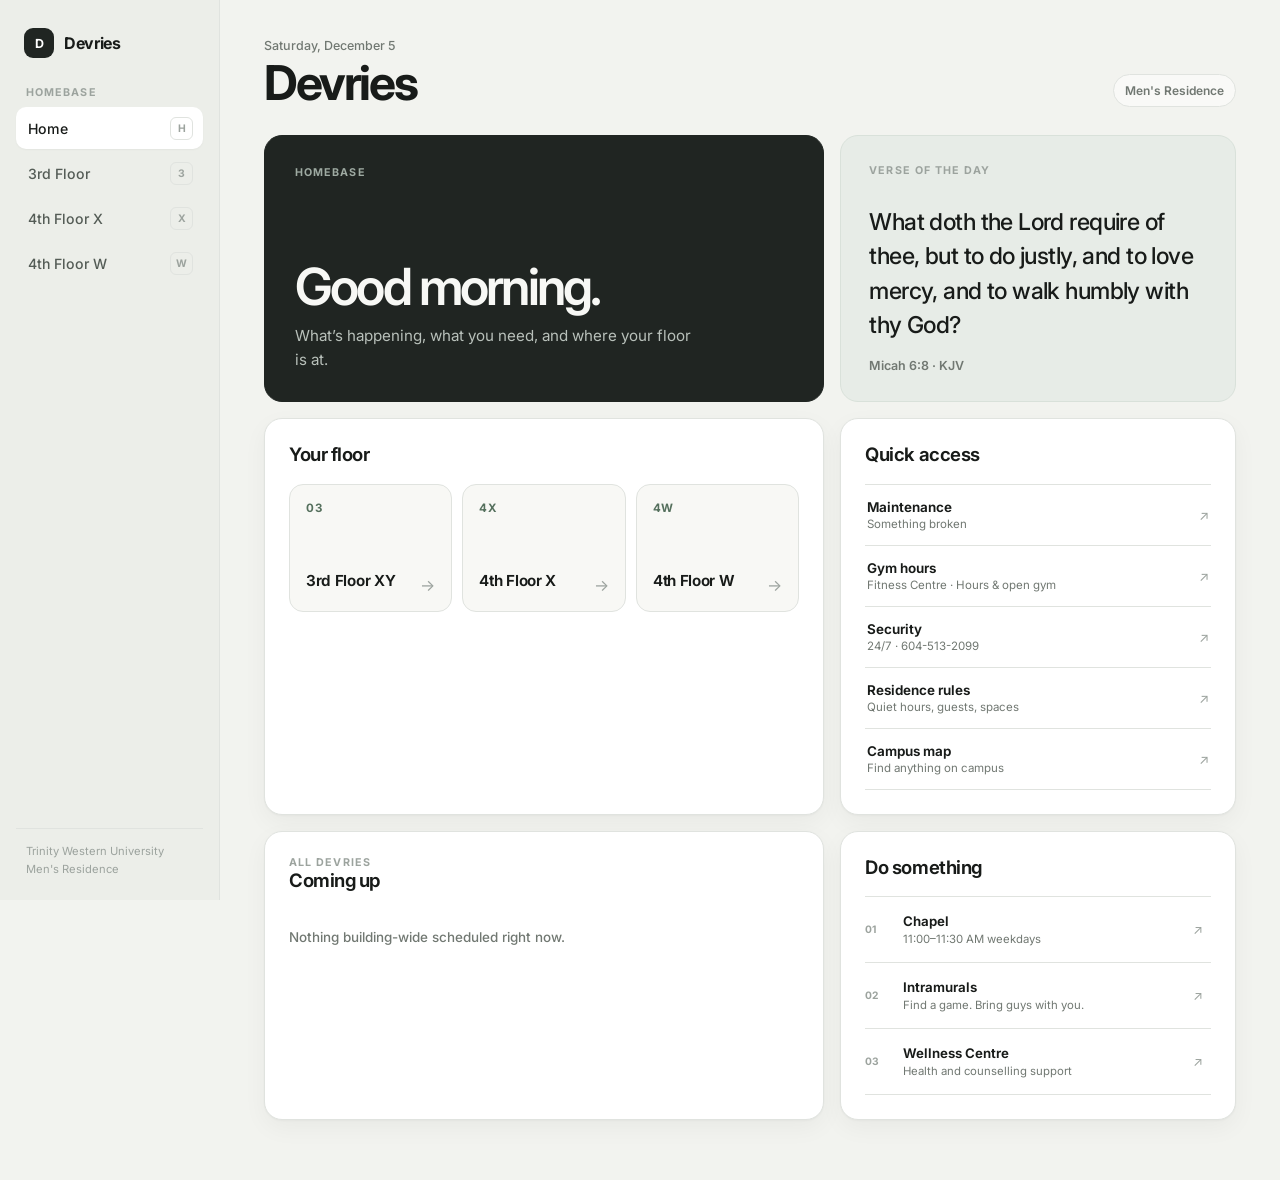
<file: index.html>
<!DOCTYPE html>
<html lang="en">
<head>
<meta charset="UTF-8">
<meta name="viewport" content="width=device-width, initial-scale=1.0">
<meta name="theme-color" content="#f2f3ef">
<title>Devries Homebase</title>
<link rel="preconnect" href="https://fonts.googleapis.com">
<link rel="preconnect" href="https://fonts.gstatic.com" crossorigin>
<link href="https://fonts.googleapis.com/css2?family=Inter:wght@400;500;600;700&display=swap" rel="stylesheet">
<link rel="stylesheet" href="styles.css">
</head>

<body class="home-page">
<div class="app-shell">

  <aside class="sidebar">
    <a class="sidebar-brand" href="index.html">
      <span class="brand-mark">D</span>
      <span>Devries</span>
    </a>

    <div class="sidebar-label">Homebase</div>
    <nav class="side-nav">
      <a href="index.html" class="current"><span>Home</span><span class="nav-key">H</span></a>
      <a href="devries-a.html"><span>3rd Floor</span><span class="nav-key">3</span></a>
      <a href="devries-b.html"><span>4th Floor X</span><span class="nav-key">X</span></a>
     <a href="devries-c.html"><span>4th Floor W</span><span class="nav-key">W</span></a>
    </nav>

    <div class="sidebar-spacer"></div>
    <div class="sidebar-foot">
      <div>Trinity Western University</div>
      <div>Men's Residence</div>
    </div>
  </aside>

  <main class="app-main">
    <header class="topbar">
      <div>
        <div class="topbar-date" id="today-date"></div>
        <h1 data-home="title">Devries</h1>
      </div>
      <div class="topbar-meta">Men's Residence</div>
    </header>

    <div class="dashboard">

      <section class="dashboard-card welcome-card">
        <div class="card-label">Homebase</div>
        <h2 id="greeting">Good afternoon.</h2>
        <p data-home="intro">What’s happening, what you need, and where your floor is at.</p>
      </section>

      <section class="dashboard-card verse-card" id="verse-of-day">
        <div class="card-label" data-home="verseLabel">Verse of the day</div>
        <blockquote class="verse-text">Loading today’s verse…</blockquote>
        <div class="verse-ref"></div>
      </section>

      <section class="dashboard-card floor-panel">
        <div class="panel-head">
          <h2>Your floor</h2>
        </div>
        <div class="floor-grid">
          <a class="floor-tile" href="devries-a.html">
            <span class="floor-code">03</span>
            <span class="floor-name" data-floor-name="3">3rd Floor Guys</span>
            <span class="tile-arrow">→</span>
          </a>
          <a class="floor-tile" href="devries-b.html">
            <span class="floor-code">4X</span>
          <span class="floor-name" data-floor-name="4X">4th Floor X</span>
            <span class="tile-arrow">→</span>
          </a>
          <a class="floor-tile" href="devries-c.html">
           <span class="floor-code">4W</span>
<span class="floor-name" data-floor-name="4W">4th Floor W</span>
            <span class="tile-arrow">→</span>
          </a>
        </div>
      </section>

      <section class="dashboard-card quick-panel">
        <div class="panel-head">
          <h2>Quick access</h2>
        </div>
        <div class="quick-list">
          <a href="https://servicehub.twu.ca/TDClient/1904/Portal/Requests/ServiceCatalog/Category/5380/Facility-Services" target="_blank" rel="noopener">
            <span><strong>Maintenance</strong><small>Something broken</small></span><span class="quick-arrow">↗</span>
          </a>
          <a href="https://www.twu.ca/life-twu/fitness-recreation/fitness-centre"
   target="_blank"
   rel="noopener">
  <span>
    <strong>Gym hours</strong>
    <small>Fitness Centre · Hours & open gym</small>
  </span>
  <span class="quick-arrow">↗</span>
</a>
          <a href="https://www.twu.ca/life-twu/campus-services" target="_blank" rel="noopener">
            <span><strong>Security</strong><small>24/7 · 604-513-2099</small></span><span class="quick-arrow">↗</span>
          </a>
          <a href="https://www.twu.ca/about-us/policies-guidelines/student-policies/resident-life-housing-policies" target="_blank" rel="noopener">
            <span><strong>Residence rules</strong><small>Quiet hours, guests, spaces</small></span><span class="quick-arrow">↗</span>
          </a>
          <a href="https://www.twu.ca/visit/campus-map" target="_blank" rel="noopener">
            <span><strong>Campus map</strong><small>Find anything on campus</small></span><span class="quick-arrow">↗</span>
          </a>
        </div>
      </section>

      <section class="dashboard-card events-panel">
        <div class="panel-head">
          <div>
            <div class="card-label">All Devries</div>
            <h2>Coming up</h2>
          </div>
        </div>
        <div id="devries-event-list"></div>
      </section>

      <section class="dashboard-card campus-panel">
        <div class="panel-head">
          <h2>Do something</h2>
        </div>
        <div class="campus-actions">
          <a href="https://www.twu.ca/life-twu/campus-ministries/chapel" target="_blank" rel="noopener">
            <span class="action-number">01</span>
            <span><strong>Chapel</strong><small>11:00–11:30 AM weekdays</small></span>
            <span>↗</span>
          </a>
          <a href="https://www.twu.ca/life-twu/fitness-recreation/recreation/intramurals" target="_blank" rel="noopener">
            <span class="action-number">02</span>
            <span><strong>Intramurals</strong><small>Find a game. Bring guys with you.</small></span>
            <span>↗</span>
          </a>
          <a href="https://www.twu.ca/life-twu/health-wellness-centre" target="_blank" rel="noopener">
            <span class="action-number">03</span>
            <span><strong>Wellness Centre</strong><small>Health and counselling support</small></span>
            <span>↗</span>
          </a>
        </div>
      </section>

    </div>
  </main>
</div>

<nav class="mobile-dock">
  <a href="index.html" class="current"><span class="dock-key">H</span><small>Home</small></a>
  <a href="devries-a.html"><span class="dock-key">3</span><small>3rd</small></a>
  <a href="devries-b.html"><span class="dock-key">X</span><small>4X</small></a>
<a href="devries-c.html"><span class="dock-key">W</span><small>4W</small></a>
</nav>

  <dialog id="event-modal" class="event-modal">
  <div class="event-modal-inner">

 <form method="dialog">
  <button
    type="submit"
    id="event-modal-close"
    class="event-modal-close"
    aria-label="Close event"
  >
    ×
  </button>
</form>

    <div class="card-label">Devries event</div>

    <h2 id="event-modal-title"></h2>

    <div class="event-modal-meta">
      <div id="event-modal-date"></div>
      <div id="event-modal-time"></div>
      <div id="event-modal-location"></div>
    </div>

    <p id="event-modal-description"></p>

  </div>
</dialog>
<script src="data/content.js"></script>
<script src="site-content.js"></script>
<script src="data/events.js"></script>
<script src="event-data.js"></script>
<script src="home-page.js"></script>
<script src="verse-of-day.js"></script>
</body>
</html>
</file>
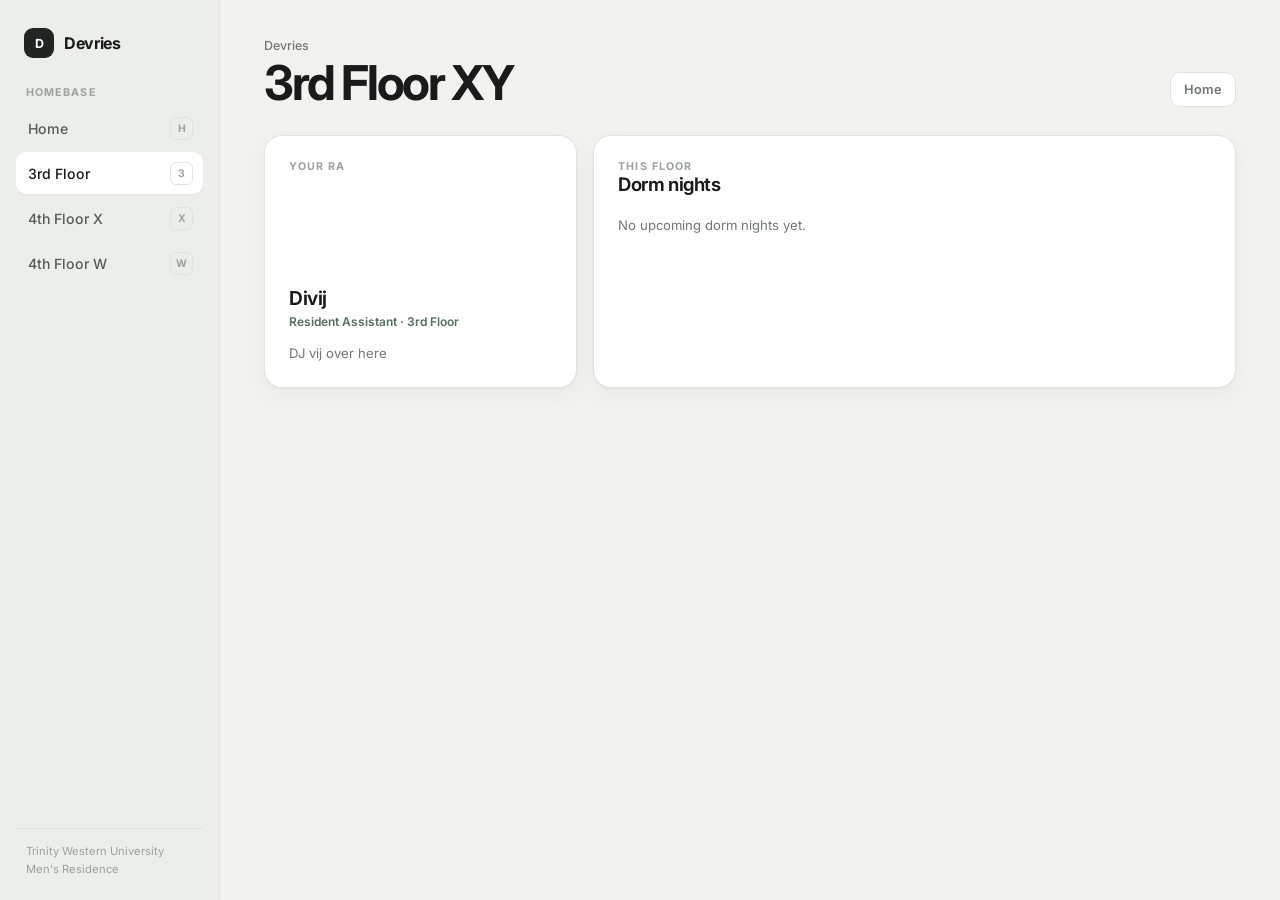
<file: devries-a.html>
<!DOCTYPE html>
<html lang="en">
<head>
<meta charset="UTF-8">
<meta name="viewport" content="width=device-width, initial-scale=1.0">
<meta name="theme-color" content="#f2f3ef">
<title>3rd Floor Guys — Devries</title>
<link rel="preconnect" href="https://fonts.googleapis.com">
<link rel="preconnect" href="https://fonts.gstatic.com" crossorigin>
<link href="https://fonts.googleapis.com/css2?family=Inter:wght@400;500;600;700&display=swap" rel="stylesheet">
<link rel="stylesheet" href="styles.css">
</head>
<body data-building="3">
<div class="app-shell">

  <aside class="sidebar">
    <a class="sidebar-brand" href="index.html">
      <span class="brand-mark">D</span>
      <span>Devries</span>
    </a>

    <div class="sidebar-label">Homebase</div>
    <nav class="side-nav">
      <a href="index.html"><span>Home</span><span class="nav-key">H</span></a>
      <a href="devries-a.html" class="current"><span>3rd Floor</span><span class="nav-key">3</span></a>
      <a href="devries-b.html" ><span>4th Floor X</span><span class="nav-key">X</span></a>
      <a href="devries-c.html" ><span>4th Floor W</span><span class="nav-key">W</span></a>
    </nav>

    <div class="sidebar-spacer"></div>
    <div class="sidebar-foot">
      <div>Trinity Western University</div>
      <div>Men's Residence</div>
    </div>
  </aside>

  <main class="app-main">
    <header class="topbar dorm-topbar">
      <div>
        <div class="topbar-date">Devries</div>
        <h1 data-dorm="name">3rd Floor Guys</h1>
      </div>
      <a class="back-home" href="index.html">Home</a>
    </header>

    <div class="dashboard dorm-dashboard">
      <section class="dashboard-card ra-panel">
        <div class="card-label">Your RA</div>
        <div class="ra-compact">
          <div class="ra-photo" data-dorm="raPhoto"></div>
          <div>
            <h2 data-dorm="raName">RA Name</h2>
            <div class="ra-role" data-dorm="raRole">Resident Assistant</div>
            <p data-dorm="raBio">Add a short intro.</p>
          </div>
        </div>
      </section>

      <section class="dashboard-card dorm-events-panel">
        <div class="panel-head">
          <div>
            <div class="card-label">This floor</div>
            <h2>Dorm nights</h2>
          </div>
        </div>
        <div id="dormnight-list"></div>
      </section>
    </div>
  </main>
</div>

<nav class="mobile-dock">
  <a href="index.html"><span class="dock-key">H</span><small>Home</small></a>
  <a href="devries-a.html" class="current"><span class="dock-key">3</span><small>3rd</small></a>
  <a href="devries-b.html" ><span class="dock-key">X</span><small>4X</small></a>
  <a href="devries-c.html" ><span class="dock-key">W</span><small>4W</small></a>
</nav>

<script src="data/content.js"></script>
<script src="site-content.js"></script>
<script src="data/events.js"></script>
<script src="event-data.js"></script>
<script src="dorm-page.js"></script>
</body>
</html>
</file>
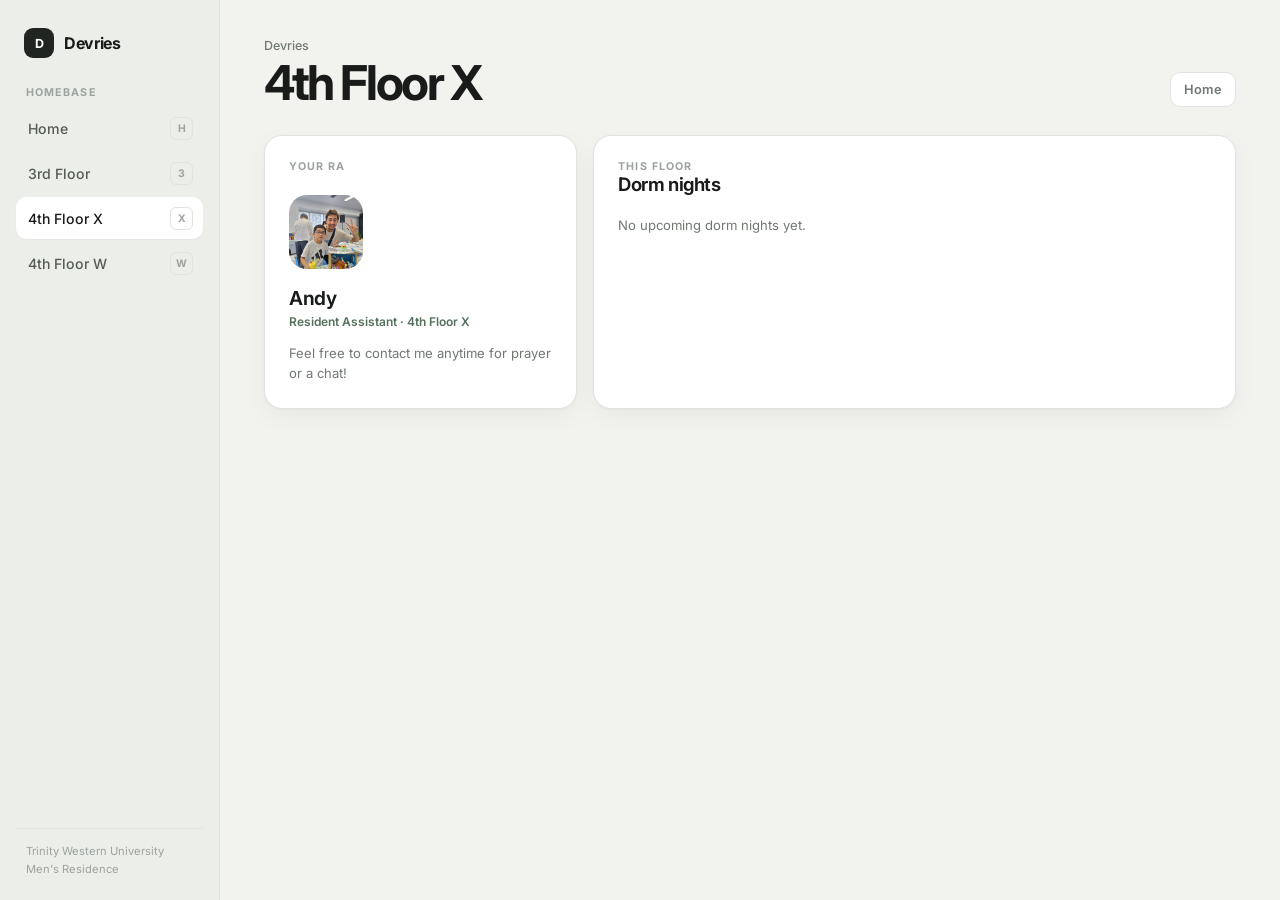
<file: devries-b.html>
<!DOCTYPE html>
<html lang="en">
<head>
<meta charset="UTF-8">
<meta name="viewport" content="width=device-width, initial-scale=1.0">
<meta name="theme-color" content="#f2f3ef">
<title>4th Floor X — Devries</title>
<link rel="preconnect" href="https://fonts.googleapis.com">
<link rel="preconnect" href="https://fonts.gstatic.com" crossorigin>
<link href="https://fonts.googleapis.com/css2?family=Inter:wght@400;500;600;700&display=swap" rel="stylesheet">
<link rel="stylesheet" href="styles.css">
</head>
<body data-building="4X">
<div class="app-shell">

  <aside class="sidebar">
    <a class="sidebar-brand" href="index.html">
      <span class="brand-mark">D</span>
      <span>Devries</span>
    </a>

    <div class="sidebar-label">Homebase</div>
    <nav class="side-nav">
      <a href="index.html"><span>Home</span><span class="nav-key">H</span></a>
      <a href="devries-a.html" ><span>3rd Floor</span><span class="nav-key">3</span></a>
      <a href="devries-b.html" class="current"><span>4th Floor X</span><span class="nav-key">X</span></a>
      <a href="devries-c.html" ><span>4th Floor W</span><span class="nav-key">W</span></a>
    </nav>

    <div class="sidebar-spacer"></div>
    <div class="sidebar-foot">
      <div>Trinity Western University</div>
      <div>Men's Residence</div>
    </div>
  </aside>

  <main class="app-main">
    <header class="topbar dorm-topbar">
      <div>
        <div class="topbar-date">Devries</div>
        <h1 data-dorm="name">4th Floor X</h1>
      </div>
      <a class="back-home" href="index.html">Home</a>
    </header>

    <div class="dashboard dorm-dashboard">
      <section class="dashboard-card ra-panel">
        <div class="card-label">Your RA</div>
        <div class="ra-compact">
          <div class="ra-photo" data-dorm="raPhoto"></div>
          <div>
            <h2 data-dorm="raName">RA Name</h2>
            <div class="ra-role" data-dorm="raRole">Resident Assistant</div>
            <p data-dorm="raBio">Add a short intro.</p>
          </div>
        </div>
      </section>

      <section class="dashboard-card dorm-events-panel">
        <div class="panel-head">
          <div>
            <div class="card-label">This floor</div>
            <h2>Dorm nights</h2>
          </div>
        </div>
        <div id="dormnight-list"></div>
      </section>
    </div>
  </main>
</div>

<nav class="mobile-dock">
  <a href="index.html"><span class="dock-key">H</span><small>Home</small></a>
  <a href="devries-a.html" ><span class="dock-key">3</span><small>3rd</small></a>
  <a href="devries-b.html" class="current"><span class="dock-key">X</span><small>4X</small></a>
  <a href="devries-c.html" ><span class="dock-key">Y</span><small>4W</small></a>
</nav>

<script src="data/content.js"></script>
<script src="site-content.js"></script>
<script src="data/events.js"></script>
<script src="event-data.js"></script>
<script src="dorm-page.js"></script>
</body>
</html>
</file>
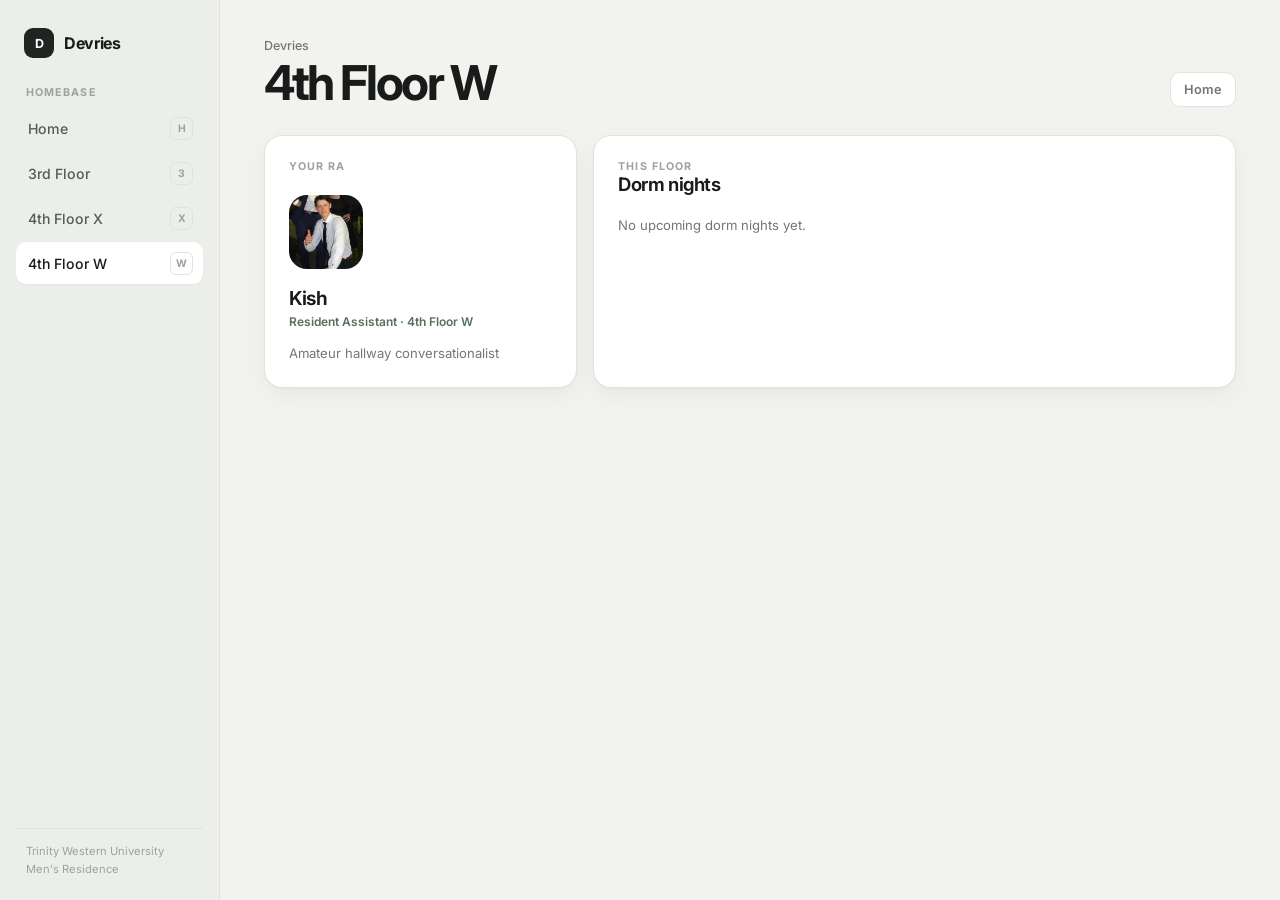
<file: devries-c.html>
<!DOCTYPE html>
<html lang="en">
<head>
<meta charset="UTF-8">
<meta name="viewport" content="width=device-width, initial-scale=1.0">
<meta name="theme-color" content="#f2f3ef">
<title>4th Floor W — Devries</title>
<link rel="preconnect" href="https://fonts.googleapis.com">
<link rel="preconnect" href="https://fonts.gstatic.com" crossorigin>
<link href="https://fonts.googleapis.com/css2?family=Inter:wght@400;500;600;700&display=swap" rel="stylesheet">
<link rel="stylesheet" href="styles.css">
</head>
<body data-building="4W">
<div class="app-shell">

  <aside class="sidebar">
    <a class="sidebar-brand" href="index.html">
      <span class="brand-mark">D</span>
      <span>Devries</span>
    </a>

    <div class="sidebar-label">Homebase</div>
    <nav class="side-nav">
      <a href="index.html"><span>Home</span><span class="nav-key">H</span></a>
      <a href="devries-a.html" ><span>3rd Floor</span><span class="nav-key">3</span></a>
      <a href="devries-b.html" ><span>4th Floor X</span><span class="nav-key">X</span></a>
      <a href="devries-c.html" class="current"><span>4th Floor W</span><span class="nav-key">W</span></a>
    </nav>

    <div class="sidebar-spacer"></div>
    <div class="sidebar-foot">
      <div>Trinity Western University</div>
      <div>Men's Residence</div>
    </div>
  </aside>

  <main class="app-main">
    <header class="topbar dorm-topbar">
      <div>
        <div class="topbar-date">Devries</div>
        <h1 data-dorm="name">4th Floor W</h1>
      </div>
      <a class="back-home" href="index.html">Home</a>
    </header>

    <div class="dashboard dorm-dashboard">
      <section class="dashboard-card ra-panel">
        <div class="card-label">Your RA</div>
        <div class="ra-compact">
          <div class="ra-photo" data-dorm="raPhoto"></div>
          <div>
            <h2 data-dorm="raName">RA Name</h2>
            <div class="ra-role" data-dorm="raRole">Resident Assistant</div>
            <p data-dorm="raBio">Add a short intro.</p>
          </div>
        </div>
      </section>

      <section class="dashboard-card dorm-events-panel">
        <div class="panel-head">
          <div>
            <div class="card-label">This floor</div>
            <h2>Dorm nights</h2>
          </div>
        </div>
        <div id="dormnight-list"></div>
      </section>
    </div>
  </main>
</div>

<nav class="mobile-dock">
  <a href="index.html"><span class="dock-key">H</span><small>Home</small></a>
  <a href="devries-a.html" ><span class="dock-key">3</span><small>3rd</small></a>
  <a href="devries-b.html" ><span class="dock-key">X</span><small>4X</small></a>
  <a href="devries-c.html" class="current"><span class="dock-key">W</span><small>4W</small></a>
</nav>

<script src="data/content.js"></script>
<script src="site-content.js"></script>
<script src="data/events.js"></script>
<script src="event-data.js"></script>
<script src="dorm-page.js"></script>
</body>
</html>
</file>
<file: styles.css>
:root{
  --bg:#f2f3ef;
  --surface:#ffffff;
  --surface-2:#f8f8f5;
  --ink:#181b19;
  --muted:#717872;
  --faint:#9ca39e;
  --accent:#55705d;
  --accent-soft:#e6ece7;
  --border:#e0e3df;
  --border-strong:#cdd2cd;
  --dark:#202522;
  --radius:18px;
  --shadow:0 1px 2px rgba(23,29,25,.03),0 8px 24px rgba(23,29,25,.045);
}

*{box-sizing:border-box}
html{scroll-behavior:smooth}
body{
  margin:0;
  min-height:100vh;
  background:var(--bg);
  color:var(--ink);
  font-family:'Inter',system-ui,-apple-system,BlinkMacSystemFont,"Segoe UI",sans-serif;
  -webkit-font-smoothing:antialiased;
}
a{color:inherit}
button,input{font:inherit}

.app-shell{
  min-height:100vh;
  display:grid;
  grid-template-columns:220px minmax(0,1fr);
}

/* Sidebar */
.sidebar{
  position:sticky;
  top:0;
  height:100vh;
  padding:24px 16px 18px;
  background:#eceee9;
  border-right:1px solid var(--border);
  display:flex;
  flex-direction:column;
}
.sidebar-brand{
  display:flex;
  align-items:center;
  gap:10px;
  padding:4px 8px 28px;
  text-decoration:none;
  font-size:1rem;
  font-weight:700;
  letter-spacing:-.02em;
}
.brand-mark{
  width:30px;
  height:30px;
  display:grid;
  place-items:center;
  border-radius:9px;
  background:var(--dark);
  color:#fff;
  font-size:.78rem;
  font-weight:700;
}
.sidebar-label{
  padding:0 10px 8px;
  color:var(--faint);
  font-size:.67rem;
  font-weight:700;
  letter-spacing:.1em;
  text-transform:uppercase;
}
.side-nav{display:grid;gap:3px}
.side-nav a{
  display:flex;
  align-items:center;
  justify-content:space-between;
  min-height:42px;
  padding:0 10px 0 12px;
  border-radius:10px;
  text-decoration:none;
  color:#545c56;
  font-size:.88rem;
  font-weight:500;
}
.side-nav a:hover{background:rgba(255,255,255,.58);color:var(--ink)}
.side-nav a.current{
  background:var(--surface);
  color:var(--ink);
  box-shadow:0 1px 2px rgba(20,24,21,.04);
}
.nav-key{
  min-width:23px;
  height:23px;
  padding:0 5px;
  display:grid;
  place-items:center;
  border:1px solid var(--border);
  border-radius:6px;
  color:var(--faint);
  font-size:.65rem;
  font-weight:700;
}
.sidebar-spacer{flex:1}
.sidebar-foot{
  padding:14px 10px 4px;
  border-top:1px solid var(--border);
  color:var(--faint);
  font-size:.7rem;
  line-height:1.55;
}

/* Main app */
.app-main{
  width:100%;
  max-width:1250px;
  padding:38px 44px 60px;
}
.topbar{
  display:flex;
  align-items:flex-end;
  justify-content:space-between;
  gap:24px;
  margin-bottom:28px;
}
.topbar-date{
  margin-bottom:6px;
  color:var(--muted);
  font-size:.78rem;
  font-weight:500;
}
.topbar h1{
  margin:0;
  font-size:clamp(2rem,4vw,3rem);
  line-height:1;
  letter-spacing:-.05em;
  font-weight:700;
}
.topbar-meta{
  padding:8px 11px;
  border:1px solid var(--border);
  border-radius:999px;
  background:rgba(255,255,255,.55);
  color:var(--muted);
  font-size:.75rem;
  font-weight:600;
}
.back-home{
  padding:9px 13px;
  border:1px solid var(--border);
  border-radius:10px;
  background:var(--surface);
  color:var(--muted);
  text-decoration:none;
  font-size:.8rem;
  font-weight:600;
}

.dashboard{
  display:grid;
  grid-template-columns:repeat(12,minmax(0,1fr));
  gap:16px;
}
.dashboard-card{
  background:var(--surface);
  border:1px solid var(--border);
  border-radius:var(--radius);
  box-shadow:var(--shadow);
}
.card-label{
  color:var(--faint);
  font-size:.67rem;
  font-weight:700;
  letter-spacing:.1em;
  text-transform:uppercase;
}
.panel-head{
  display:flex;
  align-items:flex-end;
  justify-content:space-between;
  margin-bottom:18px;
}
.panel-head h2,
.dashboard-card h2{
  margin:0;
  font-size:1.16rem;
  line-height:1.2;
  letter-spacing:-.025em;
  font-weight:650;
}

/* Welcome */
.welcome-card{
  grid-column:span 7;
  min-height:215px;
  padding:30px;
  background:var(--dark);
  border-color:var(--dark);
  color:#f7f8f5;
  display:flex;
  flex-direction:column;
  justify-content:flex-end;
  box-shadow:none;
}
.welcome-card .card-label{color:#9eaaa2;margin-bottom:auto}
.welcome-card h2{
  font-size:clamp(2rem,4vw,3.5rem);
  line-height:1;
  letter-spacing:-.055em;
  font-weight:600;
}
.welcome-card p{
  max-width:40ch;
  margin:12px 0 0;
  color:#b8c0ba;
  font-size:.95rem;
  line-height:1.55;
}

/* Verse */
.verse-card{
  grid-column:span 5;
  min-height:215px;
  padding:28px;
  background:#e7ece7;
  border-color:#d9e1da;
  box-shadow:none;
}
.verse-text{
  margin:28px 0 16px;
  font-size:clamp(1.15rem,2vw,1.45rem);
  line-height:1.48;
  letter-spacing:-.025em;
  font-weight:500;
}
.verse-ref{
  color:var(--muted);
  font-size:.78rem;
  font-weight:600;
}

/* Floors */
.floor-panel{
  grid-column:span 7;
  padding:24px;
}
.floor-grid{
  display:grid;
  grid-template-columns:repeat(3,1fr);
  gap:10px;
}
.floor-tile{
  min-height:128px;
  padding:16px;
  border:1px solid var(--border);
  border-radius:14px;
  background:var(--surface-2);
  text-decoration:none;
  display:flex;
  flex-direction:column;
  transition:transform .15s ease,border-color .15s ease,background .15s ease;
}
.floor-tile:hover{
  transform:translateY(-2px);
  border-color:var(--border-strong);
  background:#fff;
}
.floor-code{
  color:var(--accent);
  font-size:.72rem;
  font-weight:700;
  letter-spacing:.05em;
}
.floor-name{
  margin-top:auto;
  max-width:10ch;
  font-size:.95rem;
  font-weight:650;
  letter-spacing:-.02em;
}
.tile-arrow{
  align-self:flex-end;
  margin-top:-15px;
  color:var(--faint);
}

/* Quick access */
.quick-panel{
  grid-column:span 5;
  padding:24px;
}
.quick-list{
  display:grid;
  border-top:1px solid var(--border);
}
.quick-list a{
  display:flex;
  align-items:center;
  justify-content:space-between;
  gap:16px;
  min-height:61px;
  padding:10px 2px;
  border-bottom:1px solid var(--border);
  text-decoration:none;
}
.quick-list a:hover strong{color:var(--accent)}
.quick-list span:first-child{display:grid;gap:2px}
.quick-list strong{font-size:.84rem;font-weight:650}
.quick-list small{color:var(--muted);font-size:.72rem}
.quick-arrow{color:var(--faint);font-size:.82rem}

/* Events */
.events-panel{
  grid-column:span 7;
  padding:24px;
}
#devries-event-list{display:grid;gap:10px}
.event{
  display:grid;
  grid-template-columns:48px minmax(0,1fr);
  gap:14px;
  padding:14px;
  border:1px solid var(--border);
  border-radius:13px;
  background:var(--surface-2);
}
.date-badge{
  width:48px;
  height:52px;
  border-radius:10px;
  background:#fff;
  border:1px solid var(--border);
  display:flex;
  flex-direction:column;
  align-items:center;
  justify-content:center;
}
.date-badge .day{font-size:1rem;font-weight:700;line-height:1}
.date-badge .mon{margin-top:3px;color:var(--faint);font-size:.62rem;text-transform:uppercase;font-weight:700}
.event-info{min-width:0;align-self:center}
.event-topline{display:none}
.event .title{font-size:.92rem;font-weight:650;letter-spacing:-.015em}
.event .meta{margin-top:4px;color:var(--muted);font-size:.72rem}
.building-pill{display:none}
.quiet-card{
  padding:20px 0 6px;
  color:var(--muted);
  font-size:.84rem;
}
.quiet-card strong{font-weight:500}

/* Campus actions */
.campus-panel{
  grid-column:span 5;
  padding:24px;
}
.campus-actions{
  display:grid;
  border-top:1px solid var(--border);
}
.campus-actions a{
  display:grid;
  grid-template-columns:28px minmax(0,1fr) 18px;
  gap:10px;
  align-items:center;
  min-height:66px;
  border-bottom:1px solid var(--border);
  text-decoration:none;
}
.action-number{
  color:var(--faint);
  font-size:.64rem;
  font-weight:700;
}
.campus-actions a>span:nth-child(2){display:grid;gap:3px}
.campus-actions strong{font-size:.83rem;font-weight:650}
.campus-actions small{color:var(--muted);font-size:.71rem}
.campus-actions a>span:last-child{color:var(--faint);font-size:.8rem}

/* Dorm dashboard */
.dorm-dashboard{grid-template-columns:repeat(12,minmax(0,1fr))}
.ra-panel{
  grid-column:span 4;
  padding:24px;
  align-self:start;
}
.ra-compact{margin-top:22px}
.ra-photo{
  width:74px;
  height:74px;
  border-radius:18px;
  margin-bottom:18px;
  background:linear-gradient(135deg,#d7ddd7,#b7c6ba);
  background-size:cover;
  background-position:center;
}
.ra-compact h2{font-size:1.2rem;margin-bottom:4px}
.ra-role{color:var(--accent);font-size:.75rem;font-weight:600}
.ra-compact p{
  margin:14px 0 0;
  color:var(--muted);
  font-size:.82rem;
  line-height:1.55;
}
.dorm-events-panel{
  grid-column:span 8;
  padding:24px;
}
#dormnight-list{display:grid;gap:10px}
.dormnight{
  display:flex;
  justify-content:space-between;
  gap:20px;
  padding:17px;
  border:1px solid var(--border);
  border-radius:13px;
  background:var(--surface-2);
}
.dormnight .when{
  color:var(--accent);
  font-size:.7rem;
  font-weight:650;
}
.dormnight .title{
  margin-top:5px;
  font-size:.94rem;
  font-weight:650;
  letter-spacing:-.015em;
}
.dormnight .where,.dormnight .desc{
  margin-top:4px;
  color:var(--muted);
  font-size:.75rem;
  line-height:1.5;
}
.cal-btn{
  align-self:center;
  flex-shrink:0;
  padding:8px 11px;
  border:1px solid var(--border-strong);
  border-radius:9px;
  background:#fff;
  color:var(--muted);
  cursor:pointer;
  font-size:.71rem;
  font-weight:600;
}
.cal-btn:hover{color:var(--ink);border-color:#b9c0ba}
.empty-note{
  margin:4px 0 0;
  color:var(--muted);
  font-size:.82rem;
}

/* Mobile dock */
.mobile-dock{display:none}

@media(max-width:980px){
  .app-shell{grid-template-columns:190px minmax(0,1fr)}
  .app-main{padding:32px 28px 50px}
  .welcome-card,.floor-panel,.events-panel{grid-column:span 12}
  .verse-card,.quick-panel,.campus-panel{grid-column:span 6}
  .ra-panel{grid-column:span 5}
  .dorm-events-panel{grid-column:span 7}
}

@media(max-width:720px){
  body{padding-bottom:72px}
  .app-shell{display:block}
  .sidebar{display:none}
  .app-main{
    max-width:none;
    padding:24px 16px 32px;
  }
  .topbar{
    margin-bottom:18px;
    align-items:flex-start;
  }
  .topbar h1{font-size:2rem}
  .topbar-meta{display:none}
  .dashboard{gap:12px}
  .welcome-card,.verse-card,.floor-panel,.quick-panel,.events-panel,.campus-panel,
  .ra-panel,.dorm-events-panel{
    grid-column:span 12;
  }
  .welcome-card{
    min-height:190px;
    padding:22px;
  }
  .welcome-card h2{font-size:2.2rem}
  .verse-card,.floor-panel,.quick-panel,.events-panel,.campus-panel,.ra-panel,.dorm-events-panel{
    padding:20px;
  }
  .floor-grid{grid-template-columns:1fr}
  .floor-tile{
    min-height:72px;
    display:grid;
    grid-template-columns:40px 1fr 18px;
    align-items:center;
  }
  .floor-name{margin:0;max-width:none}
  .tile-arrow{margin:0;align-self:auto}
  .mobile-dock{
    position:fixed;
    z-index:50;
    left:12px;
    right:12px;
    bottom:10px;
    display:grid;
    grid-template-columns:repeat(4,1fr);
    padding:7px;
    border:1px solid rgba(205,210,205,.9);
    border-radius:16px;
    background:rgba(255,255,255,.92);
    backdrop-filter:blur(18px);
    box-shadow:0 10px 35px rgba(23,29,25,.12);
  }
  .mobile-dock a{
    display:flex;
    flex-direction:column;
    align-items:center;
    gap:3px;
    padding:5px;
    border-radius:10px;
    color:var(--muted);
    text-decoration:none;
  }
  .mobile-dock a.current{background:var(--accent-soft);color:var(--ink)}
  .dock-key{
    font-size:.73rem;
    font-weight:700;
  }
  .mobile-dock small{font-size:.58rem;font-weight:600}
  .dormnight{align-items:flex-start;flex-direction:column}
  .cal-btn{align-self:flex-start}
}

@media(max-width:430px){
  .topbar-date{font-size:.7rem}
  .welcome-card h2{font-size:2rem}
  .welcome-card p{font-size:.87rem}
  .verse-text{font-size:1.08rem}
}
/* Clickable upcoming events */

.event-button{
  width:100%;
  font:inherit;
  color:inherit;
  text-align:left;
  cursor:pointer;
}

.event-button:hover{
  background:#fff;
  border-color:var(--border-strong);
}

.event-button:focus-visible{
  outline:2px solid var(--accent);
  outline-offset:2px;
}


/* Event detail popup */

.event-modal{
  width:min(460px, calc(100% - 32px));
  padding:0;
  border:1px solid var(--border);
  border-radius:20px;
  background:var(--surface);
  color:var(--ink);
  box-shadow:0 24px 80px rgba(20,25,22,.22);
}

.event-modal::backdrop{
  background:rgba(20,24,21,.42);
  backdrop-filter:blur(4px);
}

.event-modal-inner{
  position:relative;
  padding:28px;
}

.event-modal-close{
  position:absolute;
  top:16px;
  right:16px;

  width:36px;
  height:36px;

  border:1px solid var(--border);
  border-radius:10px;

  background:var(--surface-2);
  color:var(--muted);

  font-size:22px;
  line-height:1;
  cursor:pointer;
}

.event-modal h2{
  margin:14px 40px 18px 0;
  font-size:1.5rem;
  letter-spacing:-.035em;
}

.event-modal-meta{
  display:grid;
  gap:6px;

  padding:14px 0 18px;
  border-bottom:1px solid var(--border);

  color:var(--muted);
  font-size:.82rem;
}

#event-modal-description{
  margin:18px 0 0;
  line-height:1.6;
  font-size:.9rem;
}
</file>
